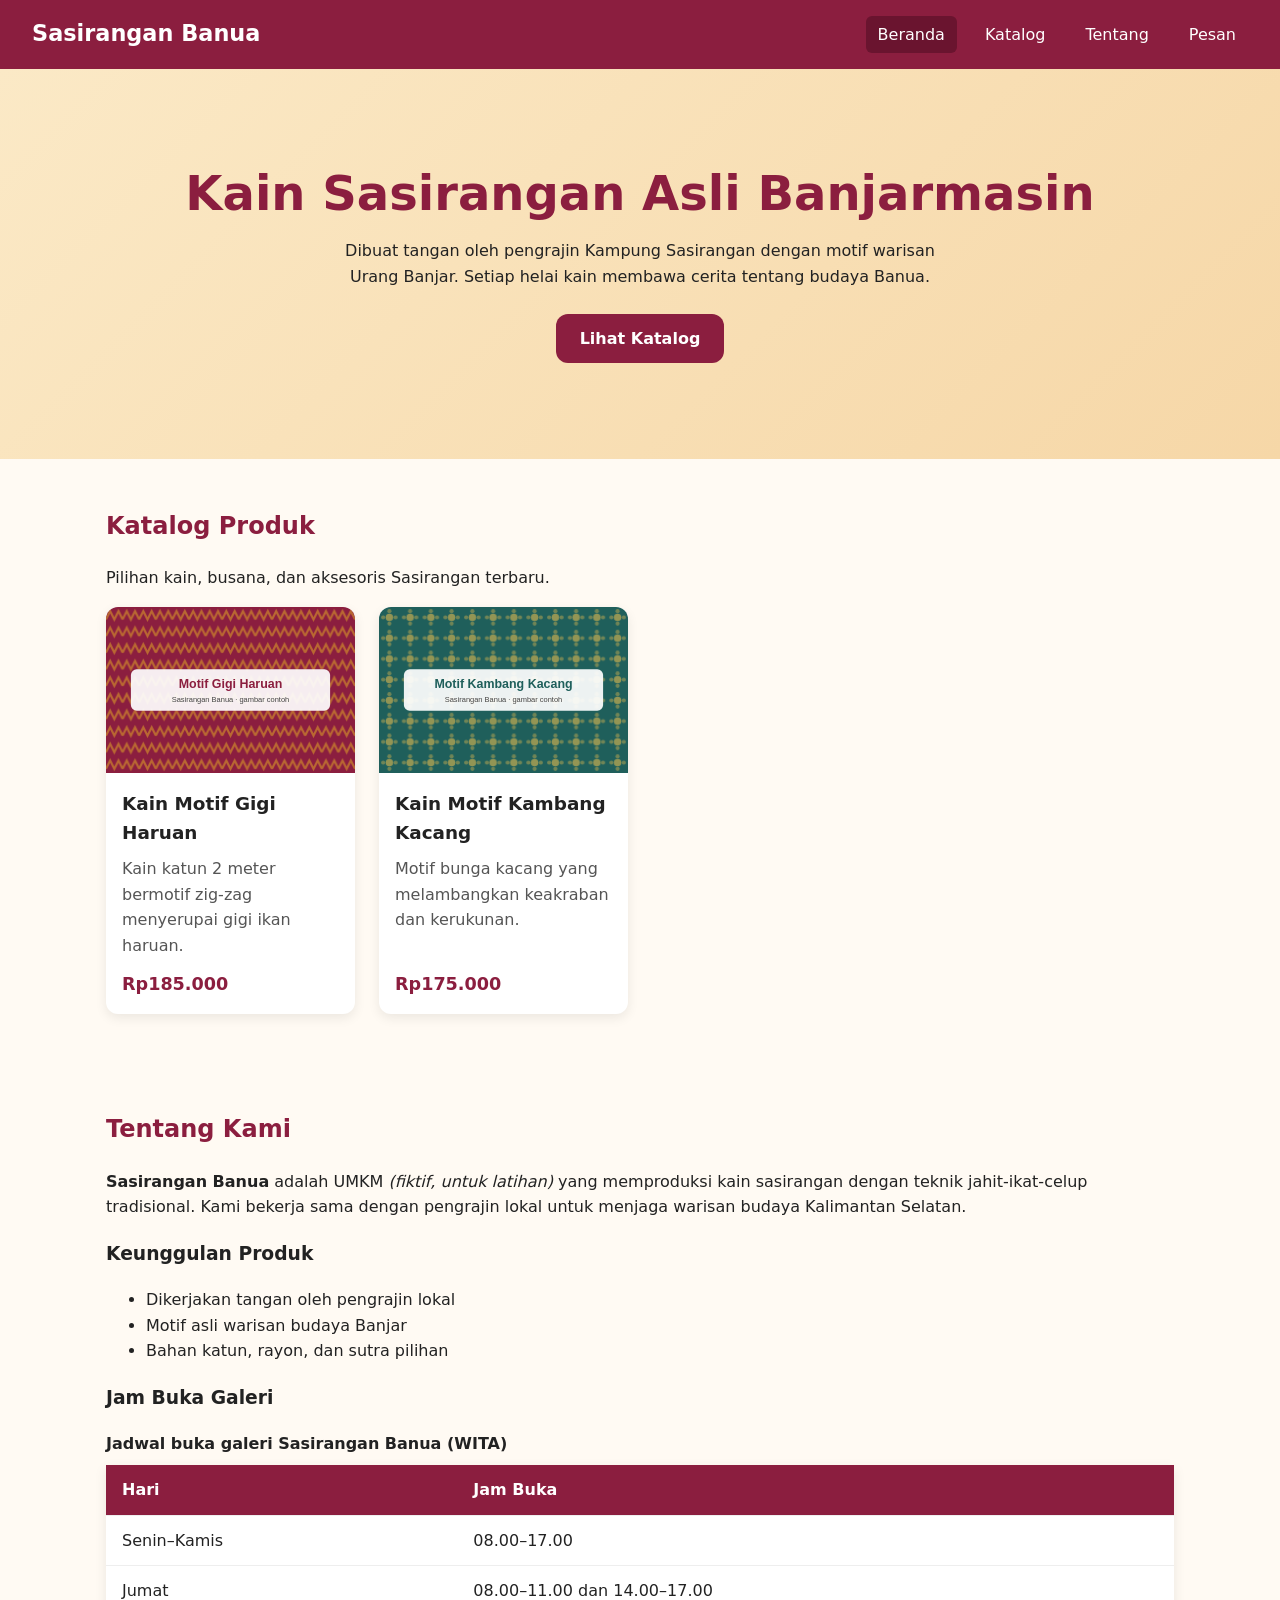
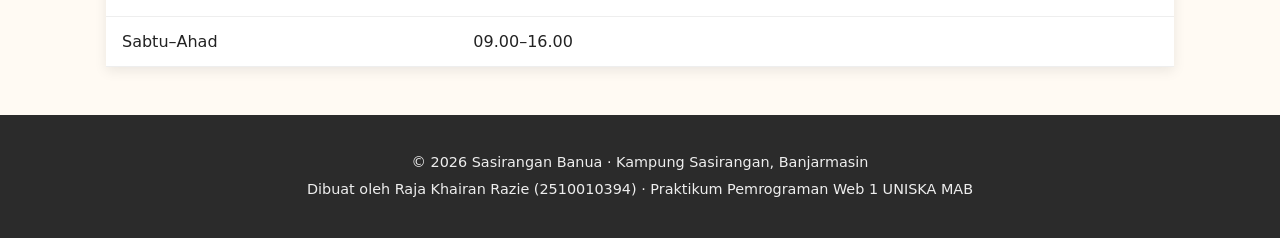
<file: index.html>
<!DOCTYPE html>
<html lang="id">
<head>
    <meta charset="UTF-8">
    <meta name="viewport" content="width=device-width, initial-scale=1.0">
    <meta name="description" content="Katalog kain dan busana Sasirangan khas Banjarmasin karya pengrajin lokal.">
    <title>Sasirangan Banua | Kain Khas Banjar</title>
    <link rel="stylesheet" href="css/style.css"> 
</head>
<body>
  <header class="header-situs"> 
  <p class="logo"><a href="index.html">Sasirangan Banua</a></p> 
  <nav aria-label="Navigasi utama"> 
    <ul class="menu"> 
      <li><a href="index.html" aria-current="page">Beranda</a></li> 
      <li><a href="#katalog">Katalog</a></li> 
      <li><a href="#tentang">Tentang</a></li> 
      <li><a href="kontak.html">Pesan</a></li> 
    </ul> 
  </nav> 
</header><main> 
  <!-- ========== HERO ========== --> 
  <section class="hero" id="beranda"> 
    <h1>Kain Sasirangan Asli Banjarmasin</h1> 
    <p>Dibuat tangan oleh pengrajin Kampung Sasirangan dengan motif warisan Urang Banjar. 
      Setiap helai kain membawa cerita tentang budaya Banua.</p> 
    <a class="tombol" href="#katalog">Lihat Katalog</a> 
  </section> <section class="bagian" id="katalog"> 
  <h2>Katalog Produk</h2> 
  <p>Pilihan kain, busana, dan aksesoris Sasirangan terbaru.</p> 
 
  <div class="katalog-grid"> 
    <article class="kartu"> 
      <img src="img/gigi-haruan.svg" alt="Kain sasirangan motif gigi haruan warna merah marun" 
        width="600" height="400"> 
      <div class="kartu-isi"> 
        <h3>Kain Motif Gigi Haruan</h3> 
        <p>Kain katun 2 meter bermotif zig-zag menyerupai gigi ikan haruan.</p> 
        <p class="harga">Rp185.000</p> 
      </div> 
    </article> 
 
    <article class="kartu"> 
      <img src="img/kambang-kacang.svg" alt="Kain sasirangan motif kambang kacang warna hijau 
tosca" 
        width="600" height="400"> 
      <div class="kartu-isi"> 
        <h3>Kain Motif Kambang Kacang</h3> 
        <p>Motif bunga kacang yang melambangkan keakraban dan kerukunan.</p> 
        <p class="harga">Rp175.000</p> 
      </div> 
    </article> 
 
    <!-- Tambahkan minimal 4 kartu lagi dengan pola yang sama --> 
  </div> 
</section>
 <!-- ========== TENTANG ========== --> 
  <section class="bagian" id="tentang"> 
    <h2>Tentang Kami</h2> 
    <p><strong>Sasirangan Banua</strong> adalah UMKM <em>(fiktif, untuk latihan)</em> yang 
      memproduksi kain sasirangan dengan teknik jahit-ikat-celup tradisional. Kami bekerja sama 
      dengan pengrajin lokal untuk menjaga warisan budaya Kalimantan Selatan.</p> 
 
    <h3>Keunggulan Produk</h3> 
    <ul> 
      <li>Dikerjakan tangan oleh pengrajin lokal</li> 
      <li>Motif asli warisan budaya Banjar</li> 
      <li>Bahan katun, rayon, dan sutra pilihan</li> 
    </ul> 
 
    <h3>Jam Buka Galeri</h3> 
    <table> 
      <caption>Jadwal buka galeri Sasirangan Banua (WITA)</caption> 
      <thead> 
        <tr> 
          <th scope="col">Hari</th> 
          <th scope="col">Jam Buka</th> 
        </tr> 
      </thead> 
      <tbody> 
        <tr> 
          <td>Senin–Kamis</td> 
          <td>08.00–17.00</td> 
        </tr> 
        <tr> 
          <td>Jumat</td> 
          <td>08.00–11.00 dan 14.00–17.00</td> 
        </tr> 
        <tr> 
          <td>Sabtu–Ahad</td> 
          <td>09.00–16.00</td> 
        </tr> 
      </tbody> 
    </table> 
  </section> 
</main> 
 <!-- ========== FOOTER ========== --> 
  <footer class="footer-situs"> 
    <p>&copy; 2026 Sasirangan Banua &middot; Kampung Sasirangan, Banjarmasin</p> 
    <p>Dibuat oleh Raja Khairan Razie (2510010394) &middot; Praktikum Pemrograman Web 1 UNISKA MAB</p> 
  </footer> 
</body> 
</html>
</file>
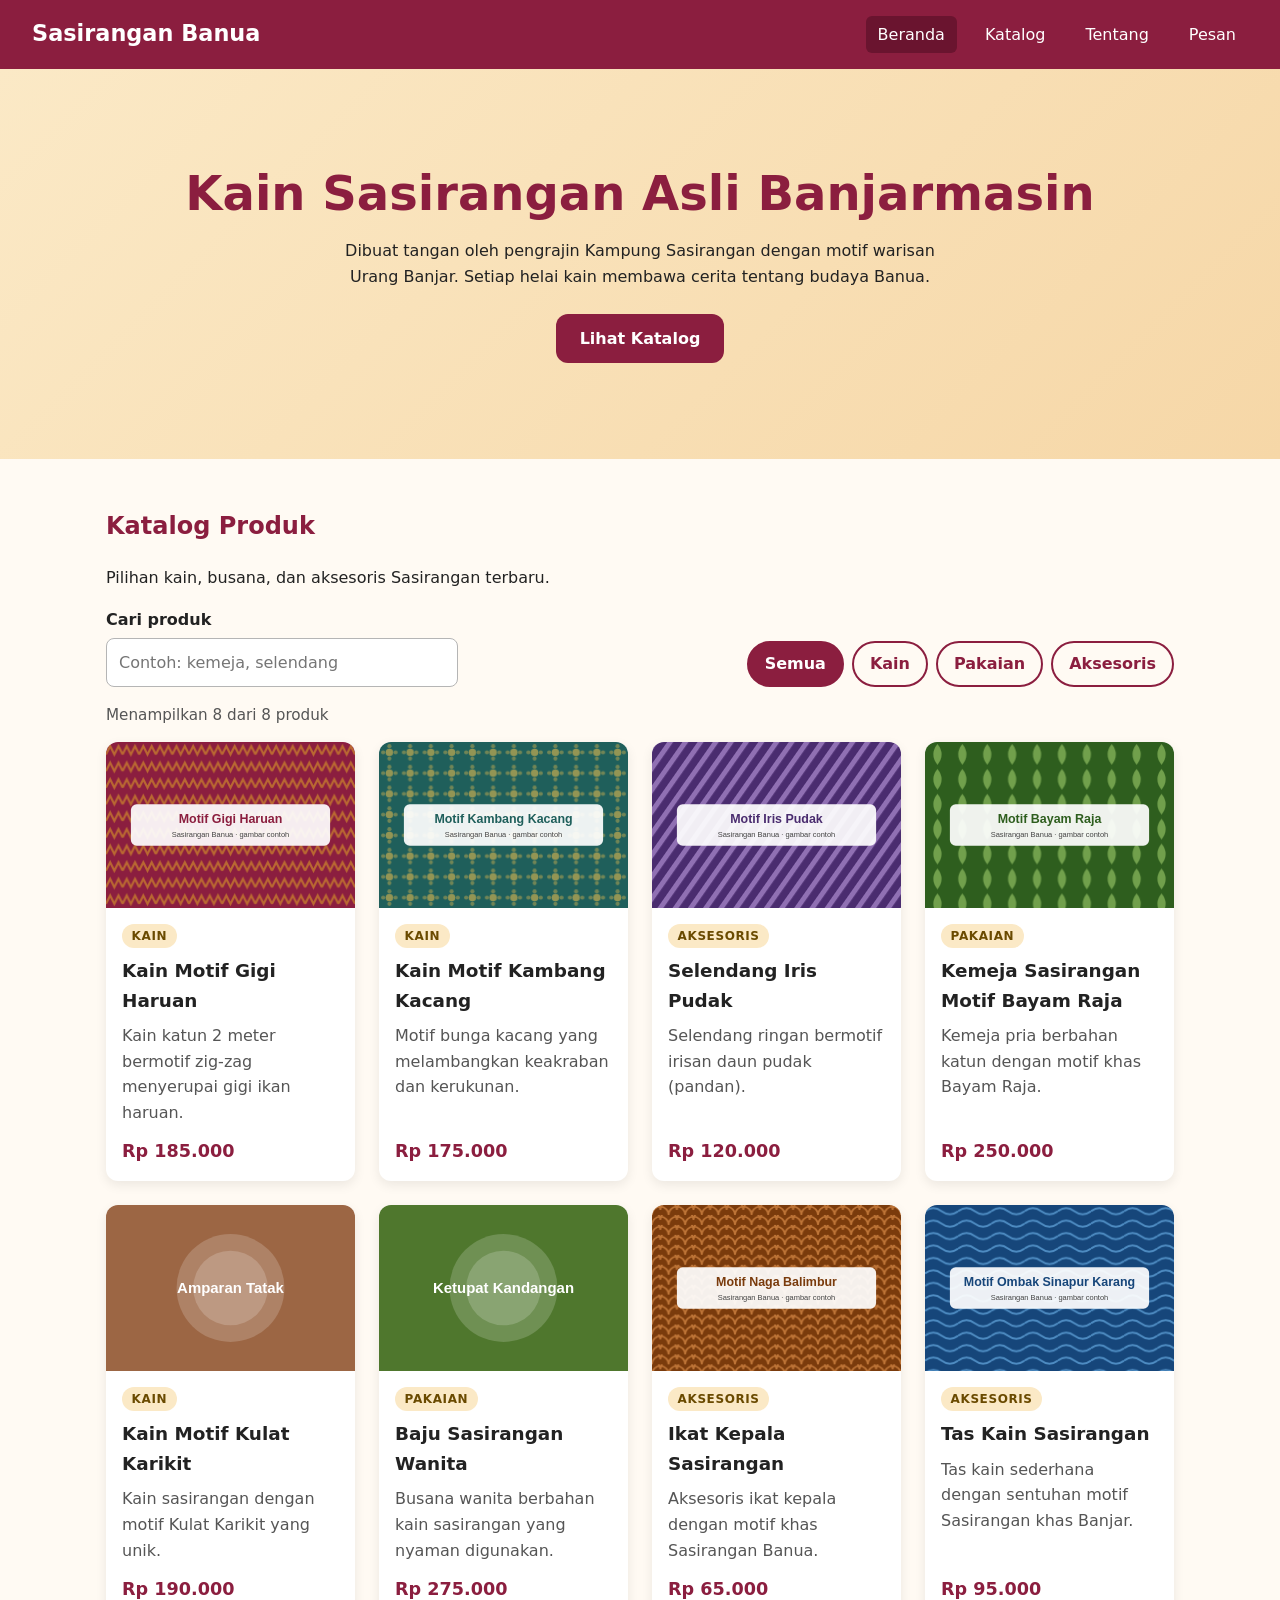
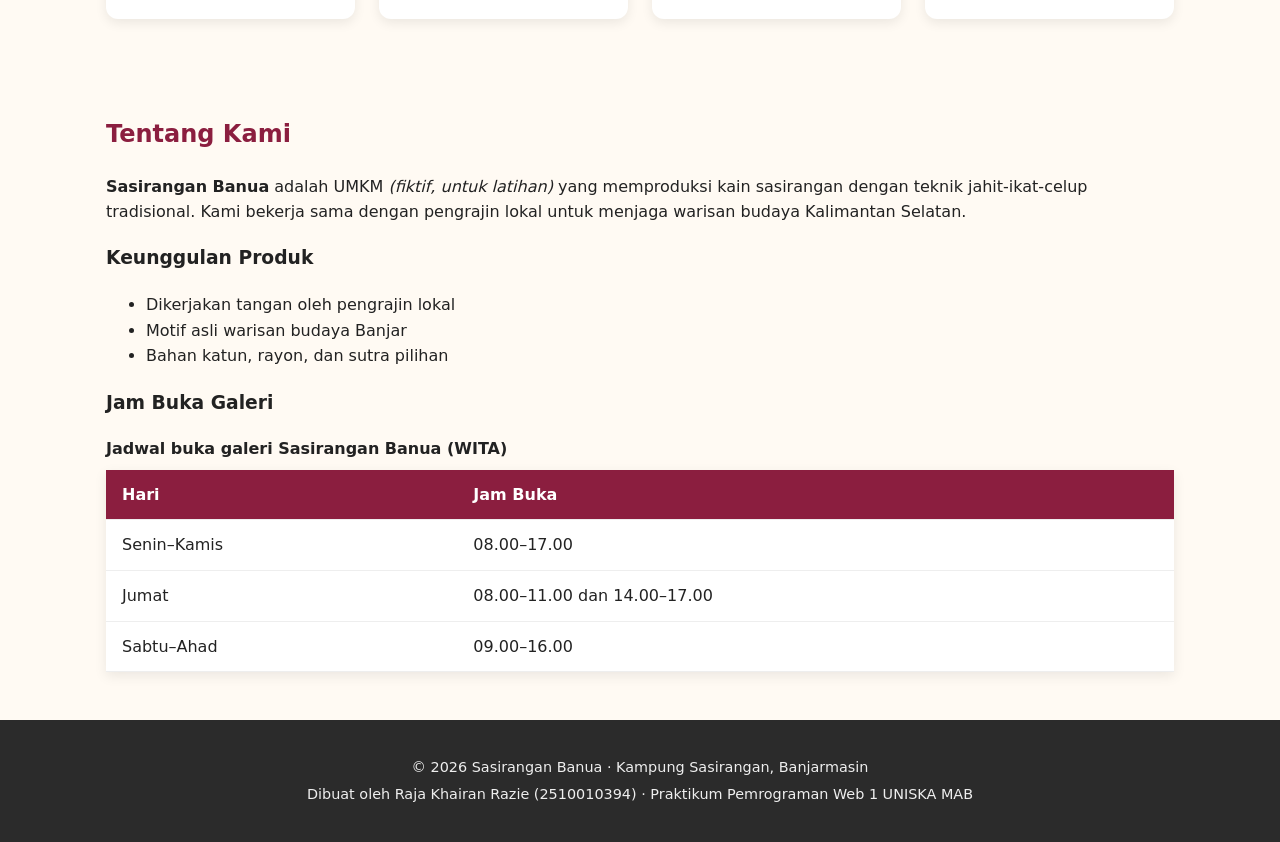
<file: bedah-kode-ai/index.html>
<!DOCTYPE html>
<html lang="id">
<head>
    <meta charset="UTF-8">
    <meta name="viewport" content="width=device-width, initial-scale=1.0">
    <meta name="description" content="Katalog kain dan busana Sasirangan khas Banjarmasin karya pengrajin lokal.">
    <title>Sasirangan Banua | Kain Khas Banjar</title>
    <link rel="stylesheet" href="css/style.css"> 
    <script src="js/katalog.js" defer></script>
</head>
<body>
  <header class="header-situs"> 
  <p class="logo"><a href="index.html">Sasirangan Banua</a></p> 
  <nav aria-label="Navigasi utama"> 
    <ul class="menu"> 
      <li><a href="index.html" aria-current="page">Beranda</a></li> 
      <li><a href="#katalog">Katalog</a></li> 
      <li><a href="#tentang">Tentang</a></li> 
      <li><a href="kontak.html">Pesan</a></li> 
    </ul> 
  </nav> 
</header><main> 
  <!-- ========== HERO ========== --> 
  <section class="hero" id="beranda"> 
    <h1>Kain Sasirangan Asli Banjarmasin</h1> 
    <p>Dibuat tangan oleh pengrajin Kampung Sasirangan dengan motif warisan Urang Banjar. 
      Setiap helai kain membawa cerita tentang budaya Banua.</p> 
    <a class="tombol" href="#katalog">Lihat Katalog</a> 
  </section> <section class="bagian" id="katalog"> 
  <h2>Katalog Produk</h2> 
  <p>Pilihan kain, busana, dan aksesoris Sasirangan terbaru.</p> 
 
<div class="kontrol-katalog"> 
  <div class="kolom"> 
    <label for="cari">Cari produk</label> 
    <input type="search" id="cari" placeholder="Contoh: kemeja, selendang"> 
  </div> 
  <div class="filter" role="group" aria-label="Filter kategori"> 
    <button type="button" class="tombol-filter aktif" data-kategori="semua" 
      aria-pressed="true">Semua</button> 
    <button type="button" class="tombol-filter" data-kategori="kain" 
      aria-pressed="false">Kain</button> 
    <button type="button" class="tombol-filter" data-kategori="pakaian" 
      aria-pressed="false">Pakaian</button> 
    <button type="button" class="tombol-filter" data-kategori="aksesoris" 
      aria-pressed="false">Aksesoris</button> 
  </div> 
  </div> 
  <p id="info-jumlah" class="info-jumlah" aria-live="polite"></p> 
  <div id="daftar-katalog" class="katalog-grid"></div> 
  <noscript><p>Aktifkan JavaScript untuk melihat katalog produk.</p></noscript>
  </div> 
</section>
 <!-- ========== TENTANG ========== --> 
  <section class="bagian" id="tentang"> 
    <h2>Tentang Kami</h2> 
    <p><strong>Sasirangan Banua</strong> adalah UMKM <em>(fiktif, untuk latihan)</em> yang 
      memproduksi kain sasirangan dengan teknik jahit-ikat-celup tradisional. Kami bekerja sama 
      dengan pengrajin lokal untuk menjaga warisan budaya Kalimantan Selatan.</p> 
 
    <h3>Keunggulan Produk</h3> 
    <ul> 
      <li>Dikerjakan tangan oleh pengrajin lokal</li> 
      <li>Motif asli warisan budaya Banjar</li> 
      <li>Bahan katun, rayon, dan sutra pilihan</li> 
    </ul> 
 
    <h3>Jam Buka Galeri</h3> 
    <table> 
      <caption>Jadwal buka galeri Sasirangan Banua (WITA)</caption> 
      <thead> 
        <tr> 
          <th scope="col">Hari</th> 
          <th scope="col">Jam Buka</th> 
        </tr> 
      </thead> 
      <tbody> 
        <tr> 
          <td>Senin–Kamis</td> 
          <td>08.00–17.00</td> 
        </tr> 
        <tr> 
          <td>Jumat</td> 
          <td>08.00–11.00 dan 14.00–17.00</td> 
        </tr> 
        <tr> 
          <td>Sabtu–Ahad</td> 
          <td>09.00–16.00</td> 
        </tr> 
      </tbody> 
    </table> 
  </section> 
</main> 
 <!-- ========== FOOTER ========== --> 
  <footer class="footer-situs"> 
    <p>&copy; 2026 Sasirangan Banua &middot; Kampung Sasirangan, Banjarmasin</p> 
    <p>Dibuat oleh Raja Khairan Razie (2510010394) &middot; Praktikum Pemrograman Web 1 UNISKA MAB</p> 
  </footer> 
</body> 
</html>
</file>
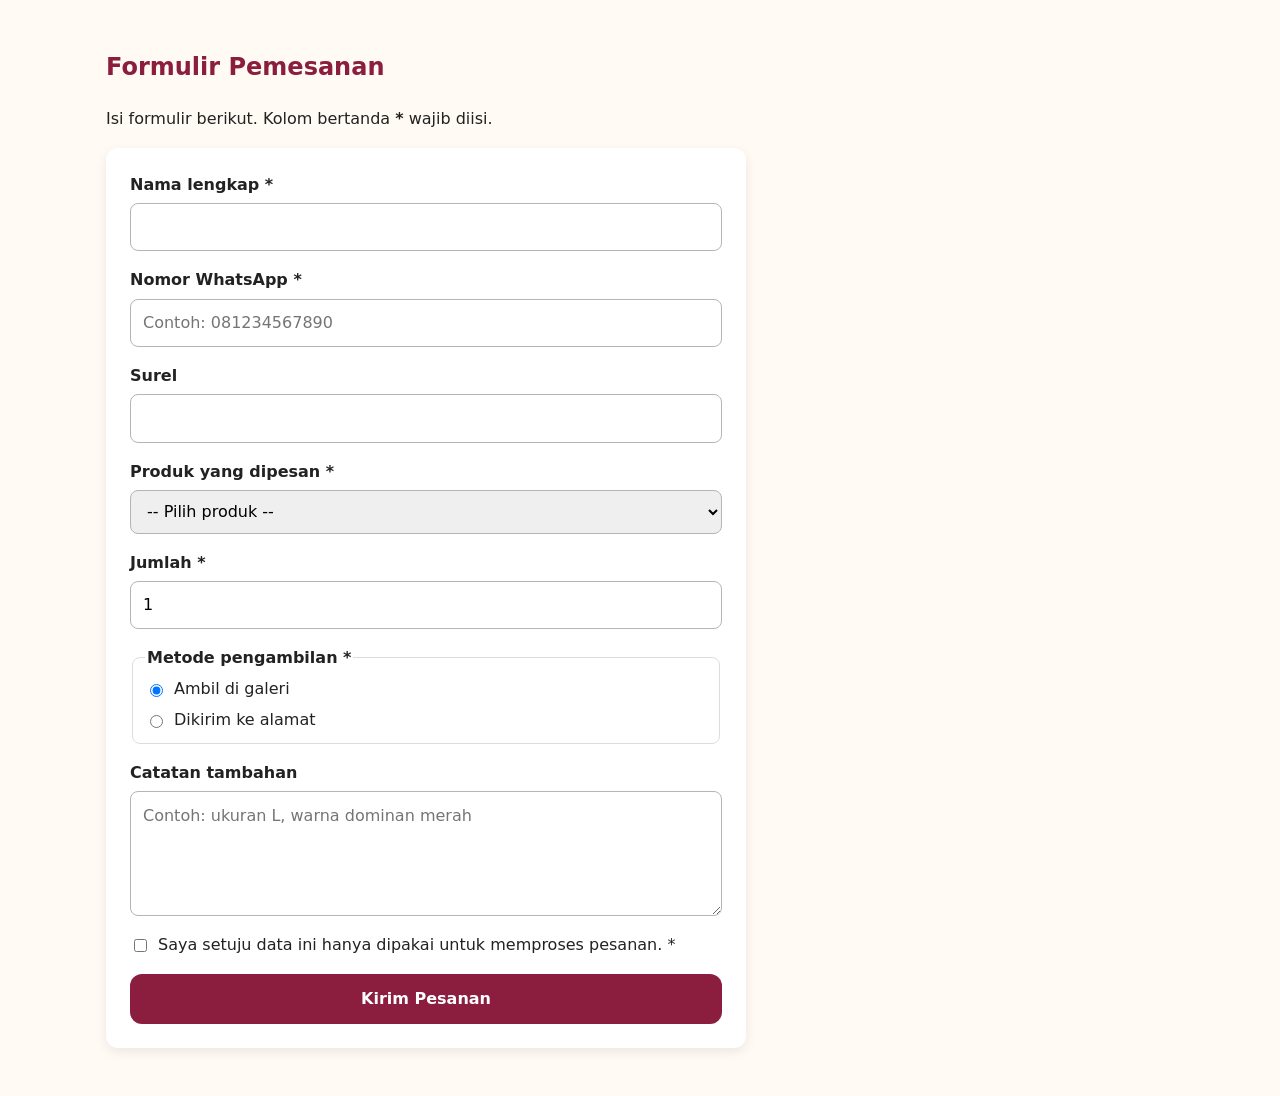
<file: kontak.html>
<!DOCTYPE html>
<html lang="id">
<head>
    <meta charset="UTF-8">
    <meta name="viewport" content="width=device-width, initial-scale=1.0">
    <meta name="description" content="Katalog kain dan busana Sasirangan khas Banjarmasin karya pengrajin lokal.">
    <title>Sasirangan Banua | Kain Khas Banjar</title>
    <link rel="stylesheet" href="css/style.css"> 
</head>
<body>
    <main> 
   <section class="bagian" id="pesan"> 
     <h1>Formulir Pemesanan</h1> 
     <p>Isi formulir berikut. Kolom bertanda <strong>*</strong> wajib diisi.</p> 
  
     <form id="form-pesan" class="form-pesan" action="#" method="get"> 
       <div class="kolom"> 
         <label for="nama">Nama lengkap *</label> 
         <input type="text" id="nama" name="nama" required minlength="3" 
autocomplete="name"> 
       </div> 
  
       <div class="kolom"> 
         <label for="wa">Nomor WhatsApp *</label> 
         <input type="tel" id="wa" name="wa" required pattern="08[0-9]{8,11}" 
           placeholder="Contoh: 081234567890" autocomplete="tel"> 
       </div> 
  
       <div class="kolom"> 
         <label for="email">Surel</label> 
         <input type="email" id="email" name="email" autocomplete="email"> 
       </div> 
  
       <div class="kolom"> 
         <label for="produk">Produk yang dipesan *</label> 
         <select id="produk" name="produk" required> 
           <option value="">-- Pilih produk --</option> 
           <option>Kain Motif Gigi Haruan</option> 
           <option>Kain Motif Kambang Kacang</option> 
           <option>Selendang Iris Pudak</option> 
           <option>Kemeja Bayam Raja</option> 
           <option>Tas Naga Balimbur</option> 
           <option>Gamis Ombak Sinapur Karang</option> 
         </select> 
       </div> 
  
       <div class="kolom"> 
         <label for="jumlah">Jumlah *</label> 
         <input type="number" id="jumlah" name="jumlah" min="1" max="50" value="1" required> 
       </div> 
  
       <fieldset> 
         <legend>Metode pengambilan *</legend> 
          <label><input type="radio" name="pengambilan" value="Ambil di galeri" checked> Ambil di galeri</label> 
         <label><input type="radio" name="pengambilan" value="Dikirim ke alamat"> Dikirim ke alamat</label> 
       </fieldset> 
  
       <div class="kolom"> 
         <label for="catatan">Catatan tambahan</label> 
         <textarea id="catatan" name="catatan" rows="4" maxlength="300" 
           placeholder="Contoh: ukuran L, warna dominan merah"></textarea> 
       </div> 
  
       <label class="cek"> 
         <input type="checkbox" id="setuju" name="setuju" required> 
         Saya setuju data ini hanya dipakai untuk memproses pesanan. * 
       </label> 
  
       <button type="submit" class="tombol">Kirim Pesanan</button> 
     </form> 
   </section> 
 </main>
</body>
</html>
</file>
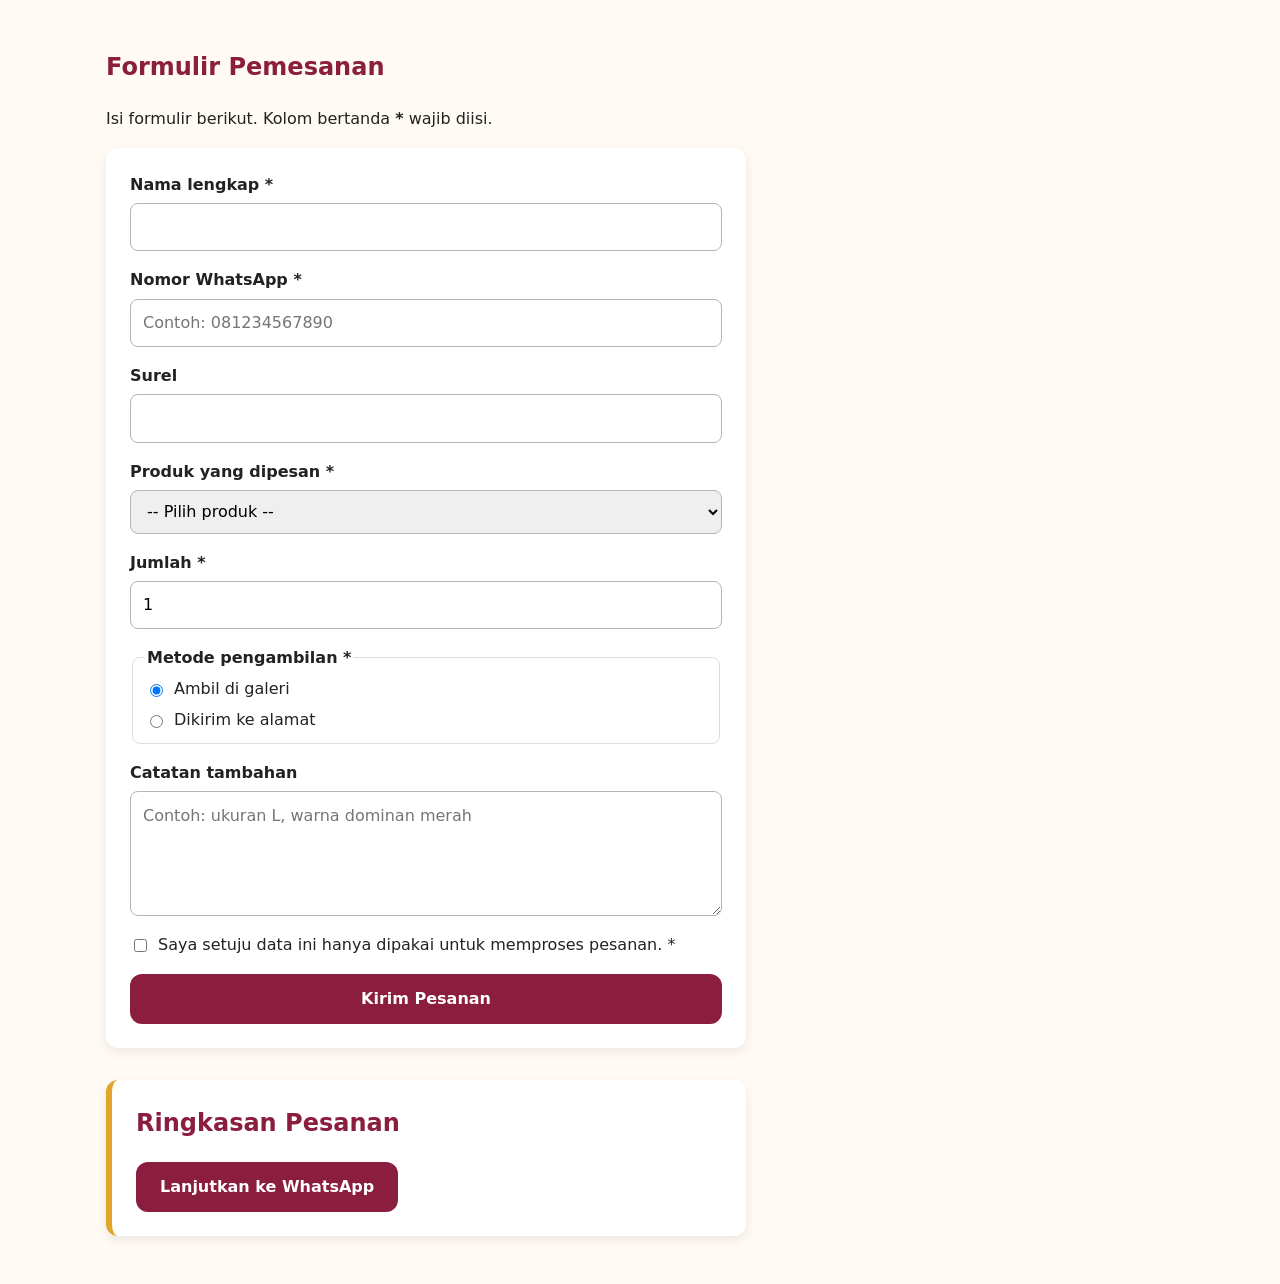
<file: bedah-kode-ai/kontak.html>
<!DOCTYPE html>
<html lang="id">
<head>
    <meta charset="UTF-8">
    <meta name="viewport" content="width=device-width, initial-scale=1.0">
    <meta name="description" content="Katalog kain dan busana Sasirangan khas Banjarmasin karya pengrajin lokal.">
    <title>Sasirangan Banua | Kain Khas Banjar</title>
    <link rel="stylesheet" href="css/style.css">
    <script src="js/form.js" defer></script>
</head>
<body>
    <main>
        <section class="bagian" id="pesan">
            <h1>Formulir Pemesanan</h1>
            <p>Isi formulir berikut. Kolom bertanda <strong>*</strong> wajib diisi.</p>

            <form id="form-pesan" class="form-pesan" action="#" method="get" novalidate>

                <div class="kolom">
                    <label for="nama">Nama lengkap *</label>
                    <input type="text" id="nama" name="nama" required minlength="3"
                        autocomplete="name" aria-describedby="error-nama">
                    <p class="pesan-error" id="error-nama"></p>
                </div>

                <div class="kolom">
                    <label for="wa">Nomor WhatsApp *</label>
                    <input type="tel" id="wa" name="wa" required pattern="08[0-9]{8,11}"
                        placeholder="Contoh: 081234567890" autocomplete="tel"
                        aria-describedby="error-wa">
                    <p class="pesan-error" id="error-wa"></p>
                </div>

                <div class="kolom">
                    <label for="email">Surel</label>
                    <input type="email" id="email" name="email" autocomplete="email"
                        aria-describedby="error-email">
                    <p class="pesan-error" id="error-email"></p>
                </div>

                <div class="kolom">
                    <label for="produk">Produk yang dipesan *</label>
                    <select id="produk" name="produk" required
                        aria-describedby="error-produk">
                        <option value="">-- Pilih produk --</option>
                        <option>Kain Motif Gigi Haruan</option>
                        <option>Kain Motif Kambang Kacang</option>
                        <option>Selendang Iris Pudak</option>
                        <option>Kemeja Bayam Raja</option>
                        <option>Tas Naga Balimbur</option>
                        <option>Gamis Ombak Sinapur Karang</option>
                    </select>
                    <p class="pesan-error" id="error-produk"></p>
                </div>

                <div class="kolom">
                    <label for="jumlah">Jumlah *</label>
                    <input type="number" id="jumlah" name="jumlah" min="1" max="50"
                        value="1" required aria-describedby="error-jumlah">
                    <p class="pesan-error" id="error-jumlah"></p>
                </div>

                <fieldset>
                    <legend>Metode pengambilan *</legend>
                    <label>
                        <input type="radio" name="pengambilan" value="Ambil di galeri" checked>
                        Ambil di galeri
                    </label>
                    <label>
                        <input type="radio" name="pengambilan" value="Dikirim ke alamat">
                        Dikirim ke alamat
                    </label>
                </fieldset>

                <div class="kolom">
                    <label for="catatan">Catatan tambahan</label>
                    <textarea id="catatan" name="catatan" rows="4" maxlength="300"
                        placeholder="Contoh: ukuran L, warna dominan merah"></textarea>
                </div>

                <div class="kolom">
                    <label class="cek">
                        <input type="checkbox" id="setuju" name="setuju" required
                            aria-describedby="error-setuju">
                        Saya setuju data ini hanya dipakai untuk memproses pesanan. *
                    </label>
                    <p class="pesan-error" id="error-setuju"></p>
                </div>

                <button type="submit" class="tombol">Kirim Pesanan</button>
            </form>

            <!-- Muncul setelah formulir valid -->
            <div id="hasil-pesan" class="hasil-pesan">
                <h2>Ringkasan Pesanan</h2>
                <pre id="ringkasan"></pre>
                <a id="tautan-wa" class="tombol" href="#" target="_blank"
                    rel="noopener">Lanjutkan ke WhatsApp</a>
            </div>
        </section>
    </main>
</body>
</html>
</file>
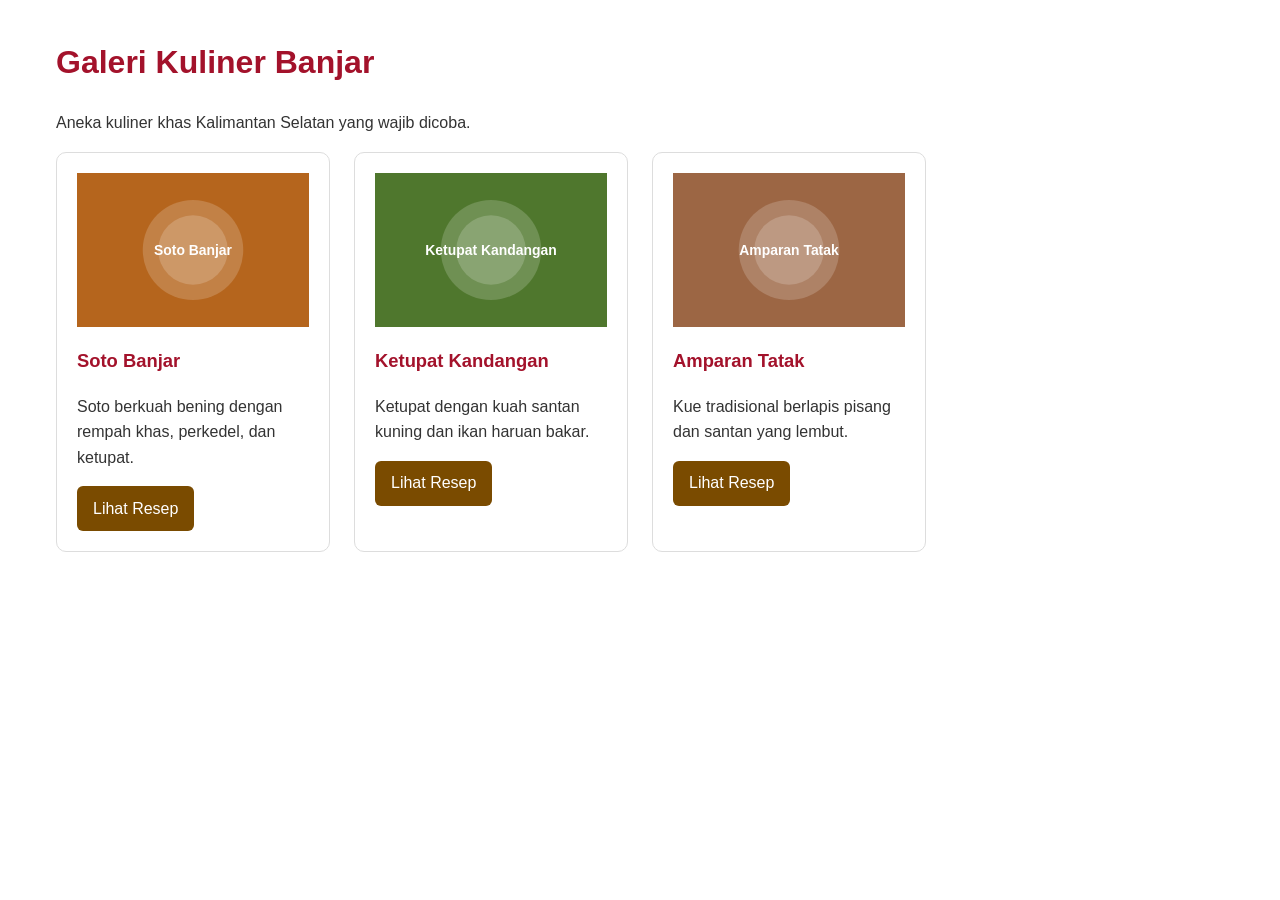
<file: bedah-kode-ai/modul-2-galeri.html>
<!DOCTYPE html>
<html lang="id">
<head>
  <meta charset="UTF-8">
  <meta name="viewport" content="width=device-width, initial-scale=1.0">
  <title>Galeri Kuliner Banjar</title>
  <link rel="stylesheet" href="modul-2-galeri.css">
</head>
<body>
  <main class="container">
    <h1 id="judul-utama">Galeri Kuliner Banjar</h1>
    <p>Aneka kuliner khas Kalimantan Selatan yang wajib dicoba.</p>

    <div class="galeri">
      <article class="kartu">
        <img src="img/soto-banjar.svg" alt="Semangkuk soto banjar">
        <h3>Soto Banjar</h3>
        <p>Soto berkuah bening dengan rempah khas, perkedel, dan ketupat.</p>
        <a href="#" class="tombol">Lihat Resep</a>
      </article>

      <article class="kartu">
        <img src="img/ketupat-kandangan.svg" alt="Ketupat kandangan dengan kuah santan">
        <h3>Ketupat Kandangan</h3>
        <p>Ketupat dengan kuah santan kuning dan ikan haruan bakar.</p>
        <a href="#" class="tombol">Lihat Resep</a>
      </article>

      <article class="kartu">
        <img src="img/amparan-tatak.svg" alt="Potongan kue amparan tatak">
        <h3>Amparan Tatak</h3>
        <p>Kue tradisional berlapis pisang dan santan yang lembut.</p>
        <a href="#" class="tombol">Lihat Resep</a>
      </article>
    </div>
  </main>
</body>
</html>
</file>
<file: css/style.css>
/* ========================================================= 
    Sasirangan Banua — style.css 
    Pendekatan: mobile-first (gaya dasar untuk HP, lalu 
    disesuaikan untuk layar lebar dengan media query) 
    ========================================================= */ 
  
 /* ---------- 1. Variabel (custom properties) ---------- */ 
 :root { 
   --warna-utama: #8b1e3f;        /* merah marun sasirangan */ 
   --warna-utama-gelap: #6a142f; 
   --warna-aksen: #e0a526;        /* kuning kunyit */ 
   --warna-krem: #fbe9c6; 
   --warna-teks: #222222; 
   --warna-teks-lembut: #555555; 
   --warna-latar: #fffaf3; 
   --warna-kartu: #ffffff; 
   --radius: 12px; 
   --bayangan: 0 4px 12px rgba(0, 0, 0, 0.08); 
   --lebar-maks: 1100px; 
 } 
  
 /* ---------- 2. Reset ringan & dasar ---------- */ 
 *, 
 *::before, 
 *::after { 
   box-sizing: border-box; 
 } 
  
 html { 
   scroll-behavior: smooth; 
   scroll-padding-top: 7rem;      /* agar judul tidak tertutup header sticky */ 
 } 
  
 body { 
   margin: 0; 
   font-family: "Segoe UI", system-ui, -apple-system, Roboto, Arial, sans-serif; 
   font-size: 1rem; 
   line-height: 1.6; 
   color: var(--warna-teks); 
   background-color: var(--warna-latar); 
 } 
  
 img { 
   display: block; 
   max-width: 100%; 
   height: auto;
   } 
  
 a { 
   color: var(--warna-utama); 
 } 
  
 /* Penanda fokus untuk pengguna keyboard — JANGAN dihapus */ 
 a:focus-visible, 
 button:focus-visible, 
 input:focus-visible, 
 select:focus-visible, 
 textarea:focus-visible { 
   outline: 3px solid var(--warna-utama-gelap); 
   outline-offset: 2px; 
 }
 /* ---------- 3. Header & navigasi (Flexbox) ---------- */ 
.header-situs { 
  position: sticky; 
  top: 0; 
  z-index: 10; 
  display: flex; 
  flex-direction: column;      /* HP: logo di atas menu */ 
  align-items: center; 
  gap: 0.5rem; 
  padding: 1rem; 
  background-color: var(--warna-utama); 
  color: #ffffff; 
} 
 
.logo { 
  margin: 0; 
  font-size: 1.4rem; 
  font-weight: 700; 
} 
 
.logo a { 
  color: inherit; 
  text-decoration: none; 
} 
 
.menu { 
  display: flex; 
  flex-wrap: wrap; 
  justify-content: center; 
  gap: 0.25rem 1rem; 
  margin: 0; 
  padding: 0; 
  list-style: none; 
} 
 
.menu a { 
  display: block; 
  padding: 0.35rem 0.75rem; 
  border-radius: 6px; 
  color: #ffffff; 
  text-decoration: none; 
} 
 
.menu a:hover, 
.menu a[aria-current="page"] { 
  background-color: var(--warna-utama-gelap); 
} 
 
.header-situs a:focus-visible { 
  outline-color: #ffffff;        /* fokus putih agar terlihat di latar header yang gelap */ 
}   
/* ---------- 4. Hero ---------- */ 
.hero { 
  padding: 4rem 1rem; 
  text-align: center; 
  background: linear-gradient(135deg, var(--warna-krem), #f6d7a7); 
} 
 
.hero h1 { 
  margin: 0 0 1rem; 
  font-size: clamp(1.8rem, 5vw, 3rem); 
  line-height: 1.2; 
  color: var(--warna-utama); 
} 
 
.hero p { 
  max-width: 40rem; 
  margin: 0 auto 1.5rem; 
} 
 
/* ---------- 5. Tombol ---------- */ 
.tombol { 
  display: inline-block; 
  padding: 0.75rem 1.5rem; 
  border: none; 
  border-radius: var(--radius); 
  background-color: var(--warna-utama); 
  color: #ffffff; 
  font: inherit; 
  font-weight: 600; 
  text-decoration: none; 
  cursor: pointer; 
  transition: background-color 0.2s ease, transform 0.2s ease; 
} 
 
.tombol:hover { 
  background-color: var(--warna-utama-gelap); 
  transform: translateY(-2px); 
} 
/* ---------- 6. Bagian (section) umum ---------- */ 
 .bagian { 
   max-width: var(--lebar-maks); 
   margin-inline: auto; 
   padding: 3rem 1rem; 
 } 
  
 .bagian h1, 
 .bagian h2 { 
   margin-top: 0; 
   color: var(--warna-utama); 
 } 
  
 /* ---------- 7. Katalog (CSS Grid) ---------- */ 
 .katalog-grid { 
   display: grid; 
   grid-template-columns: repeat(auto-fill, minmax(240px, 1fr)); 
   gap: 1.5rem; 
 } 
  
 .kartu { 
   display: flex; 
   flex-direction: column; 
   overflow: hidden; 
   border-radius: var(--radius); 
   background-color: var(--warna-kartu); 
   box-shadow: var(--bayangan); 
   transition: transform 0.2s ease; 
 } 
  
 .kartu:hover { 
   transform: translateY(-4px); 
 } 
  
 .kartu img { 
   width: 100%; 
   aspect-ratio: 3 / 2; 
   object-fit: cover; 
 } 
  
 .kartu-isi { 
   display: flex; 
   flex-direction: column; 
   flex-grow: 1;                  /* isi kartu mengisi sisa tinggi */ 
   padding: 1rem; 
 } 
  
 .kartu h3 { 
   margin: 0 0 0.5rem; 
   font-size: 1.15rem; 
 } 
  
 .kartu p { 
   margin: 0 0 0.75rem; 
   color: var(--warna-teks-lembut); 
 } 
  
 .kartu .harga { 
   margin-top: auto;              /* harga selalu di bagian bawah kartu */ 
   margin-bottom: 0; 
   font-size: 1.1rem; 
   font-weight: 700; 
   color: var(--warna-utama); 
 }
 /* ---------- 8. Tabel ---------- */ 
table { 
  width: 100%; 
  border-collapse: collapse; 
  background-color: var(--warna-kartu); 
  box-shadow: var(--bayangan); 
} 
 
caption { 
  margin-bottom: 0.5rem; 
  font-weight: 600; 
  text-align: left; 
} 
 
th, 
td { 
  padding: 0.75rem 1rem; 
  border-bottom: 1px solid #eeeeee; 
  text-align: left; 
} 
 
thead th { 
  background-color: var(--warna-utama); 
  color: #ffffff; 
}
/* ---------- 9. Formulir ---------- */ 
.form-pesan { 
  display: grid; 
  gap: 1rem; 
  max-width: 40rem; 
  padding: 1.5rem; 
  border-radius: var(--radius); 
  background-color: var(--warna-kartu); 
  box-shadow: var(--bayangan); 
} 
.kolom { 
  display: flex; 
  flex-direction: column; 
  gap: 0.35rem; 
} 
 
label, 
legend { 
  font-weight: 600; 
} 
 
input, 
select, 
textarea { 
  width: 100%; 
  padding: 0.65rem 0.75rem; 
  border: 1px solid #b5b5b5; 
  border-radius: 8px; 
  font: inherit; 
} 
 
fieldset { 
  display: flex; 
  flex-direction: column; 
  gap: 0.35rem; 
  border: 1px solid #dddddd; 
  border-radius: 8px; 
} 
 
fieldset label, 
.cek { 
  display: flex; 
  align-items: center; 
  gap: 0.5rem; 
  font-weight: 400; 
} 
 
input[type="radio"], 
input[type="checkbox"] { 
  width: auto; 
} 
/* ---------- 10. Footer ---------- */ 
.footer-situs { 
  padding: 2rem 1rem; 
  background-color: #2b2b2b; 
  color: #eeeeee; 
  font-size: 0.9rem; 
  text-align: center; 
} 
 
.footer-situs p { 
  margin: 0.25rem 0; 
} 
/* ---------- 11. Responsif: tablet & desktop ---------- */ 
@media (min-width: 768px) { 
  .header-situs { 
    flex-direction: row;          /* logo kiri, menu kanan */ 
    justify-content: space-between; 
    padding-inline: 2rem; 
  } 
 
  .hero { 
    padding: 6rem 2rem; 
  } 
} 
 
/* Hormati pengguna yang tidak ingin banyak animasi */ 
@media (prefers-reduced-motion: reduce) { 
  html { 
    scroll-behavior: auto; 
  } 
 
  * { 
    transition: none !important; 
  } 
}
</file>
<file: bedah-kode-ai/css/style.css>
/* ========================================================= 
    Sasirangan Banua — style.css 
    Pendekatan: mobile-first (gaya dasar untuk HP, lalu 
    disesuaikan untuk layar lebar dengan media query) 
    ========================================================= */ 
  
 /* ---------- 1. Variabel (custom properties) ---------- */ 
 :root { 
   --warna-utama: #8b1e3f;        /* merah marun sasirangan */ 
   --warna-utama-gelap: #6a142f; 
   --warna-aksen: #e0a526;        /* kuning kunyit */ 
   --warna-krem: #fbe9c6; 
   --warna-teks: #222222; 
   --warna-teks-lembut: #555555; 
   --warna-latar: #fffaf3; 
   --warna-kartu: #ffffff; 
   --radius: 12px; 
   --bayangan: 0 4px 12px rgba(0, 0, 0, 0.08); 
   --lebar-maks: 1100px; 
 } 
  
 /* ---------- 2. Reset ringan & dasar ---------- */ 
 *, 
 *::before, 
 *::after { 
   box-sizing: border-box; 
 } 
  
 html { 
   scroll-behavior: smooth; 
   scroll-padding-top: 7rem;      /* agar judul tidak tertutup header sticky */ 
 } 
  
 body { 
   margin: 0; 
   font-family: "Segoe UI", system-ui, -apple-system, Roboto, Arial, sans-serif; 
   font-size: 1rem; 
   line-height: 1.6; 
   color: var(--warna-teks); 
   background-color: var(--warna-latar); 
 } 
  
 img { 
   display: block; 
   max-width: 100%; 
   height: auto;
   } 
  
 a { 
   color: var(--warna-utama); 
 } 
  
 /* Penanda fokus untuk pengguna keyboard — JANGAN dihapus */ 
 a:focus-visible, 
 button:focus-visible, 
 input:focus-visible, 
 select:focus-visible, 
 textarea:focus-visible { 
   outline: 3px solid var(--warna-utama-gelap); 
   outline-offset: 2px; 
 }
 /* ---------- 3. Header & navigasi (Flexbox) ---------- */ 
.header-situs { 
  position: sticky; 
  top: 0; 
  z-index: 10; 
  display: flex; 
  flex-direction: column;      /* HP: logo di atas menu */ 
  align-items: center; 
  gap: 0.5rem; 
  padding: 1rem; 
  background-color: var(--warna-utama); 
  color: #ffffff; 
} 
 
.logo { 
  margin: 0; 
  font-size: 1.4rem; 
  font-weight: 700; 
} 
 
.logo a { 
  color: inherit; 
  text-decoration: none; 
} 
 
.menu { 
  display: flex; 
  flex-wrap: wrap; 
  justify-content: center; 
  gap: 0.25rem 1rem; 
  margin: 0; 
  padding: 0; 
  list-style: none; 
} 
 
.menu a { 
  display: block; 
  padding: 0.35rem 0.75rem; 
  border-radius: 6px; 
  color: #ffffff; 
  text-decoration: none; 
} 
 
.menu a:hover, 
.menu a[aria-current="page"] { 
  background-color: var(--warna-utama-gelap); 
} 
 
.header-situs a:focus-visible { 
  outline-color: #ffffff;        /* fokus putih agar terlihat di latar header yang gelap */ 
}   
/* ---------- 4. Hero ---------- */ 
.hero { 
  padding: 4rem 1rem; 
  text-align: center; 
  background: linear-gradient(135deg, var(--warna-krem), #f6d7a7); 
} 
 
.hero h1 { 
  margin: 0 0 1rem; 
  font-size: clamp(1.8rem, 5vw, 3rem); 
  line-height: 1.2; 
  color: var(--warna-utama); 
} 
 
.hero p { 
  max-width: 40rem; 
  margin: 0 auto 1.5rem; 
} 
 
/* ---------- 5. Tombol ---------- */ 
.tombol { 
  display: inline-block; 
  padding: 0.75rem 1.5rem; 
  border: none; 
  border-radius: var(--radius); 
  background-color: var(--warna-utama); 
  color: #ffffff; 
  font: inherit; 
  font-weight: 600; 
  text-decoration: none; 
  cursor: pointer; 
  transition: background-color 0.2s ease, transform 0.2s ease; 
} 
 
.tombol:hover { 
  background-color: var(--warna-utama-gelap); 
  transform: translateY(-2px); 
} 
/* ---------- 6. Bagian (section) umum ---------- */ 
 .bagian { 
   max-width: var(--lebar-maks); 
   margin-inline: auto; 
   padding: 3rem 1rem; 
 } 
  
 .bagian h1, 
 .bagian h2 { 
   margin-top: 0; 
   color: var(--warna-utama); 
 } 
  
 /* ---------- 7. Katalog (CSS Grid) ---------- */ 
 .katalog-grid { 
   display: grid; 
   grid-template-columns: repeat(auto-fill, minmax(240px, 1fr)); 
   gap: 1.5rem; 
 } 
  
 .kartu { 
   display: flex; 
   flex-direction: column; 
   overflow: hidden; 
   border-radius: var(--radius); 
   background-color: var(--warna-kartu); 
   box-shadow: var(--bayangan); 
   transition: transform 0.2s ease; 
 } 
  
 .kartu:hover { 
   transform: translateY(-4px); 
 } 
  
 .kartu img { 
   width: 100%; 
   aspect-ratio: 3 / 2; 
   object-fit: cover; 
 } 
  
 .kartu-isi { 
   display: flex; 
   flex-direction: column; 
   flex-grow: 1;                  /* isi kartu mengisi sisa tinggi */ 
   padding: 1rem; 
 } 
  
 .kartu h3 { 
   margin: 0 0 0.5rem; 
   font-size: 1.15rem; 
 } 
  
 .kartu p { 
   margin: 0 0 0.75rem; 
   color: var(--warna-teks-lembut); 
 } 
  
 .kartu .harga { 
   margin-top: auto;              /* harga selalu di bagian bawah kartu */ 
   margin-bottom: 0; 
   font-size: 1.1rem; 
   font-weight: 700; 
   color: var(--warna-utama); 
 }
 /* ---------- 8. Tabel ---------- */ 
table { 
  width: 100%; 
  border-collapse: collapse; 
  background-color: var(--warna-kartu); 
  box-shadow: var(--bayangan); 
} 
 
caption { 
  margin-bottom: 0.5rem; 
  font-weight: 600; 
  text-align: left; 
} 
 
th, 
td { 
  padding: 0.75rem 1rem; 
  border-bottom: 1px solid #eeeeee; 
  text-align: left; 
} 
 
thead th { 
  background-color: var(--warna-utama); 
  color: #ffffff; 
}
/* ---------- 9. Formulir ---------- */ 
.form-pesan { 
  display: grid; 
  gap: 1rem; 
  max-width: 40rem; 
  padding: 1.5rem; 
  border-radius: var(--radius); 
  background-color: var(--warna-kartu); 
  box-shadow: var(--bayangan); 
} 
.kolom { 
  display: flex; 
  flex-direction: column; 
  gap: 0.35rem; 
} 
 
label, 
legend { 
  font-weight: 600; 
} 
 
input, 
select, 
textarea { 
  width: 100%; 
  padding: 0.65rem 0.75rem; 
  border: 1px solid #b5b5b5; 
  border-radius: 8px; 
  font: inherit; 
} 
 
fieldset { 
  display: flex; 
  flex-direction: column; 
  gap: 0.35rem; 
  border: 1px solid #dddddd; 
  border-radius: 8px; 
} 
 
fieldset label, 
.cek { 
  display: flex; 
  align-items: center; 
  gap: 0.5rem; 
  font-weight: 400; 
} 
 
input[type="radio"], 
input[type="checkbox"] { 
  width: auto; 
} 
/* ---------- 10. Footer ---------- */ 
.footer-situs { 
  padding: 2rem 1rem; 
  background-color: #2b2b2b; 
  color: #eeeeee; 
  font-size: 0.9rem; 
  text-align: center; 
} 
 
.footer-situs p { 
  margin: 0.25rem 0; 
} 
/* ---------- 11. Responsif: tablet & desktop ---------- */ 
@media (min-width: 768px) { 
  .header-situs { 
    flex-direction: row;          /* logo kiri, menu kanan */ 
    justify-content: space-between; 
    padding-inline: 2rem; 
  } 
 
  .hero { 
    padding: 6rem 2rem; 
  } 
} 
 
/* Hormati pengguna yang tidak ingin banyak animasi */ 
@media (prefers-reduced-motion: reduce) { 
  html { 
    scroll-behavior: auto; 
  } 
 
  * { 
    transition: none !important; 
  } 
}

/* ---------- 12. Komponen interaktif (Modul 3) ---------- */
.kontrol-katalog {
  display: flex;
  flex-direction: column;
  gap: 1rem;
  margin-bottom: 1rem;
}

.filter {
  display: flex;
  flex-wrap: wrap;
  gap: 0.5rem;
}

.tombol-filter {
  padding: 0.5rem 1rem;
  border: 2px solid var(--warna-utama);
  border-radius: 999px;
  background-color: transparent;
  color: var(--warna-utama);
  font: inherit;
  font-weight: 600;
  cursor: pointer;
}

.tombol-filter:hover,
.tombol-filter.aktif {
  background-color: var(--warna-utama);
  color: #ffffff;
}

.info-jumlah {
  color: var(--warna-teks-lembut);
  font-size: 0.95rem;
}

.label-kategori {
  align-self: flex-start;
  margin-bottom: 0.5rem;
  padding: 0.15rem 0.6rem;
  border-radius: 999px;
  background-color: var(--warna-krem);
  color: #6a4a00;
  font-size: 0.75rem;
  font-weight: 700;
  letter-spacing: 0.05em;
  text-transform: uppercase;
}

.pesan-error {
  margin: 0;
  color: #b00020;
  font-size: 0.9rem;
}

.pesan-error:empty {
  display: none;
}

[aria-invalid="true"] {
  border-color: #b00020;
  background-color: #fff5f6;
}

.hasil-pesan {
  max-width: 40rem;
  margin-top: 2rem;
  padding: 1.5rem;
  border-left: 6px solid var(--warna-aksen);
  border-radius: var(--radius);
  background-color: var(--warna-kartu);
  box-shadow: var(--bayangan);
}

.hasil-pesan h2 {
  margin-top: 0;
}

.hasil-pesan pre {
  white-space: pre-wrap;
  font-family: inherit;
}

@media (min-width: 768px) {
  .kontrol-katalog {
    flex-direction: row;
    align-items: flex-end;
    justify-content: space-between;
  }

  .kontrol-katalog .kolom {
    flex: 1;
    max-width: 22rem;
  }
}
</file>
<file: bedah-kode-ai/modul-2-galeri.css>
/* Versi perbaikan — Bedah Kode AI Modul 2 */
:root {
 --warna-judul: #a3122b;
 /* merah gelap, kontras ±7,8:1 dengan putih */
 --warna-teks: #333333;
 /* kontras ±12,6:1 */
 --warna-tombol: #7a4b00;
 /* cokelat gelap; teks putih kontras ±7,4:1 */
 --warna-fokus: #1d4ed8;
 /* biru tua, kontras ±6,7:1 dengan putih */
}

*,
*::before,
*::after {
 box-sizing: border-box;
 /* lebar sudah termasuk padding & border */
}

body {
 margin: 0;
 font-family: Arial, Helvetica, sans-serif;
 /* selalu beri cadangan */
 font-size: 1rem;
 /* 16px, mudah dibaca */
 line-height: 1.6;
 color: var(--warna-teks);
}

.container {
 width: 100%;
 max-width: 1200px;
 /* tidak lebih lebar dari 1200px, tapi bisa menyusut */
 margin: 0 auto;
 padding: 1rem;
}

#judul-utama,
.kartu h3 {
 color: var(--warna-judul);
 /* tanpa !important */
}

.galeri {
 display: grid;
 grid-template-columns: repeat(auto-fill, minmax(260px, 1fr));
 gap: 1.5rem;
}

.kartu {
 padding: 1.25rem;
 border: 1px solid #dddddd;
 border-radius: 10px;
}

.kartu img {
 display: block;
 width: 100%;
 /* mengikuti lebar kartu */
 height: auto;
 aspect-ratio: 3 / 2;
 object-fit: cover;
 /* tidak gepeng */
}

.kartu h3 {
 font-size: 1.15rem;
}

.tombol {
 display: inline-block;
 padding: 0.6rem 1rem;
 border-radius: 6px;
 background-color: var(--warna-tombol);
 color: #ffffff;
 text-decoration: none;
}

/* Fokus keyboard tetap terlihat */
a:focus-visible {
 outline: 3px solid var(--warna-fokus);
 outline-offset: 2px;
}
</file>
